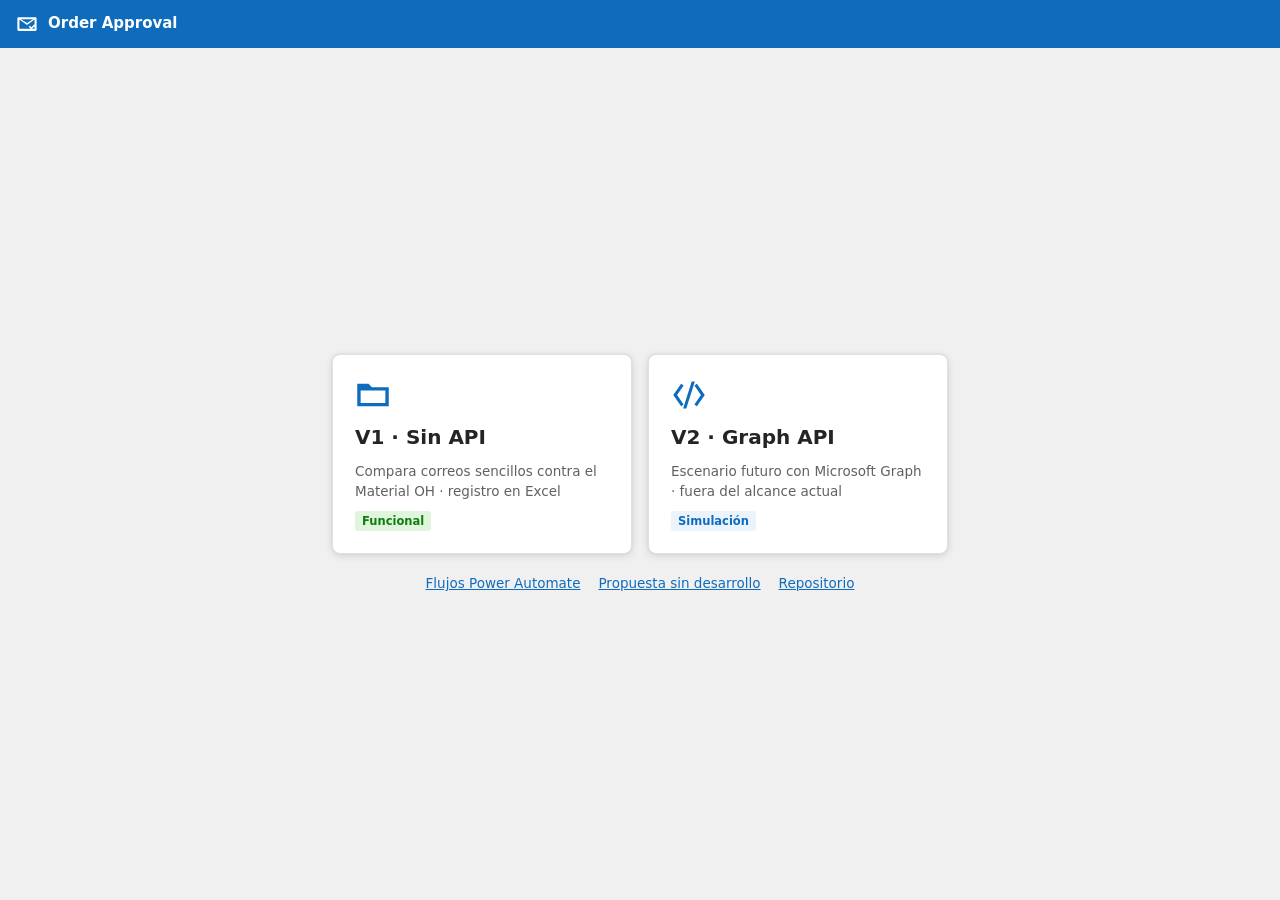
<file: index.html>
<!doctype html>
<html lang="es">
<head>
<meta charset="utf-8">
<meta name="viewport" content="width=device-width, initial-scale=1, viewport-fit=cover">
<title>Order Approval</title>
<meta name="description" content="Order Approval · V1 sin API y V2 con Graph API">
<meta name="theme-color" content="#0F6CBD">
<link rel="manifest" href="manifest.webmanifest">
<link rel="icon" href="icons/icon.svg" type="image/svg+xml">
<link rel="apple-touch-icon" href="icons/icon-192.png">
<link rel="stylesheet" href="assets/app.css">
</head>
<body>
<div class="launch">
  <header class="appbar">
    <div class="brand"><svg viewBox="0 0 16 16" aria-hidden="true" style="fill:currentColor"><path d="M2 3h12a1 1 0 011 1v8a1 1 0 01-1 1H2a1 1 0 01-1-1V4a1 1 0 011-1zm.5 1.8v6.7h11V4.8L8 8.7zm1-.3L8 7.3l4.5-2.8zM10 9.2l1.2 1.2 2.6-2.6.8.8-3.4 3.4-2-2z"/></svg><span class="name">Order Approval</span></div>
  </header>
  <main>
    <div style="display:flex;flex-direction:column;gap:20px;align-items:center">
      <div class="choices">
        <a class="choice" href="v1/">
          <svg viewBox="0 0 16 16" aria-hidden="true"><path d="M1 3h5l1.5 1.5H15V13H1zm1.5 3v5.5h11V6z"/></svg>
          <span class="t">V1 · Sin API</span>
          <span class="s">Compara correos sencillos contra el Material OH · registro en Excel</span>
          <span class="cat verde plain" style="align-self:flex-start">Funcional</span>
        </a>
        <a class="choice" href="v2/">
          <svg viewBox="0 0 16 16" aria-hidden="true"><path d="M4.5 3L1 8l3.5 5 1.1-.8L2.7 8l2.9-4.2zm7 0l-1.1.8L13.3 8l-2.9 4.2 1.1.8L15 8zM9.2 2L5.4 14h1.4L10.6 2z"/></svg>
          <span class="t">V2 · Graph API</span>
          <span class="s">Escenario futuro con Microsoft Graph · fuera del alcance actual</span>
          <span class="cat azul plain" style="align-self:flex-start">Simulación</span>
        </a>
      </div>
      <nav style="display:flex;gap:18px;flex-wrap:wrap;justify-content:center;font-size:13.5px">
        <a href="https://github.com/Juander161/OA-JRM/blob/main/docs/FLUJOS_POWER_AUTOMATE.md">Flujos Power Automate</a>
        <a href="https://github.com/Juander161/OA-JRM/blob/main/docs/PROPUESTA_SIN_DESARROLLO.md">Propuesta sin desarrollo</a>
        <a href="https://github.com/Juander161/OA-JRM">Repositorio</a>
      </nav>
    </div>
  </main>
</div>
<script>
if ("serviceWorker" in navigator && /^https?:/.test(location.protocol)) navigator.serviceWorker.register("./sw.js").catch(() => {});
</script>
</body>
</html>
</file>
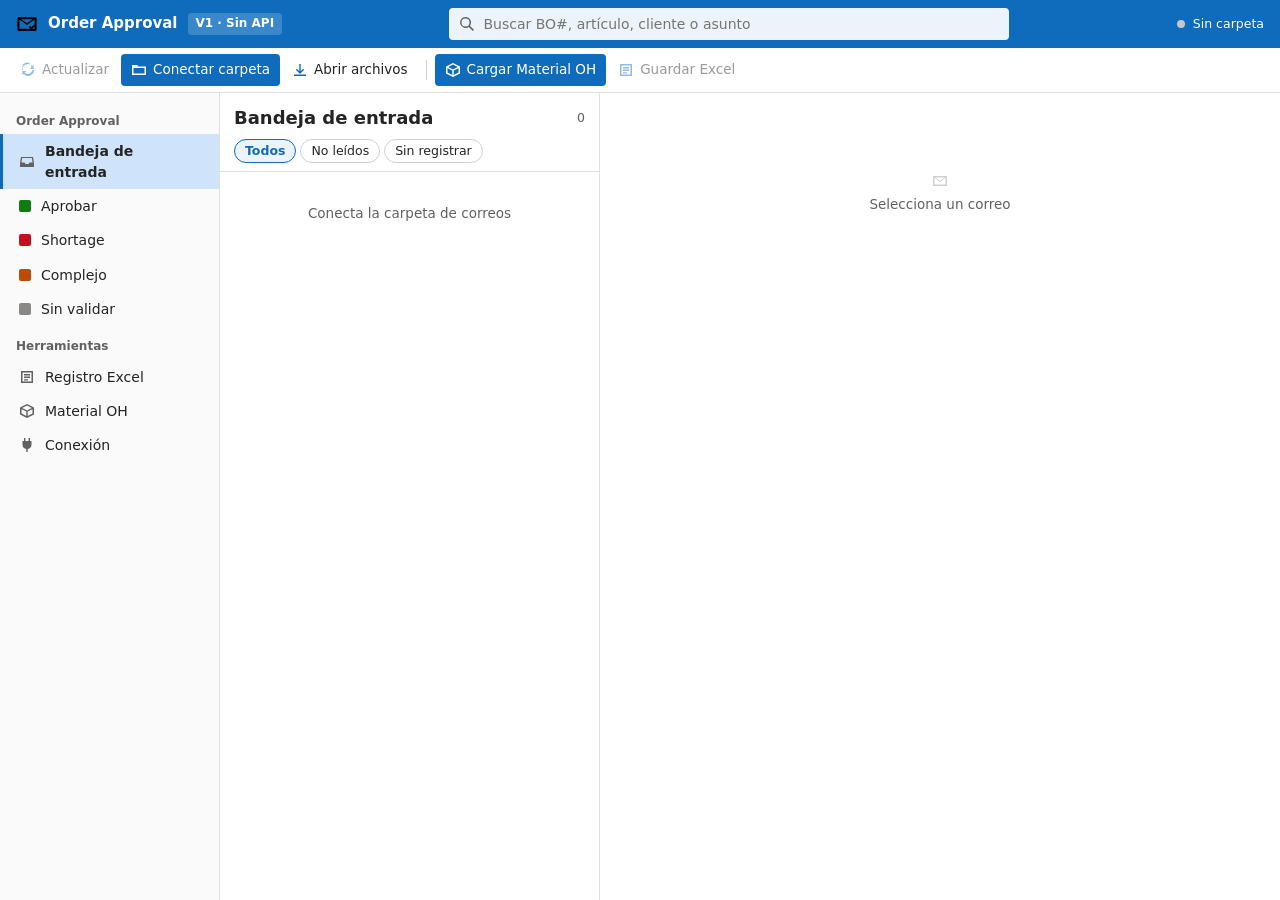
<file: v1/index.html>
<!doctype html>
<html lang="es">
<head>
<meta charset="utf-8">
<meta name="viewport" content="width=device-width, initial-scale=1, viewport-fit=cover">
<title>Order Approval V1</title>
<meta name="description" content="Order Approval · Sin API">
<meta name="theme-color" content="#0F6CBD">
<link rel="manifest" href="manifest.webmanifest">
<link rel="icon" href="../icons/icon.svg" type="image/svg+xml">
<link rel="apple-touch-icon" href="../icons/icon-192.png">
<link rel="stylesheet" href="../assets/app.css">
</head>
<body>
<noscript>Activa JavaScript para usar Order Approval.</noscript>
<script src="../assets/core.js"></script>
<script src="../assets/v1.js"></script>
</body>
</html>
</file>
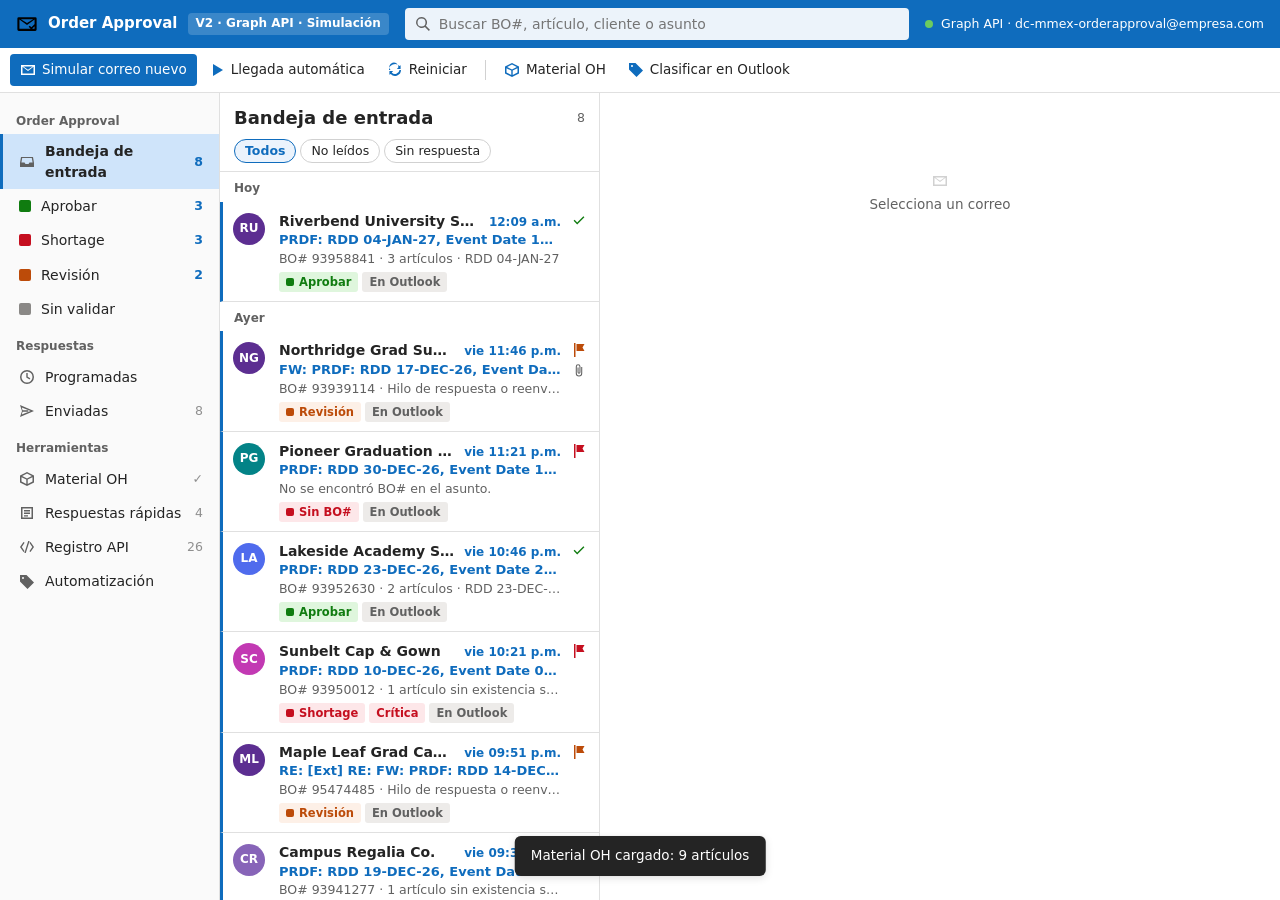
<file: v2/index.html>
<!doctype html>
<html lang="es">
<head>
<meta charset="utf-8">
<meta name="viewport" content="width=device-width, initial-scale=1, viewport-fit=cover">
<title>Order Approval V2</title>
<meta name="description" content="Order Approval · Graph API">
<meta name="theme-color" content="#0F6CBD">
<link rel="manifest" href="manifest.webmanifest">
<link rel="icon" href="../icons/icon.svg" type="image/svg+xml">
<link rel="apple-touch-icon" href="../icons/icon-192.png">
<link rel="stylesheet" href="../assets/app.css">
</head>
<body>
<noscript>Activa JavaScript para usar Order Approval.</noscript>
<script src="../assets/core.js"></script>
<script src="../assets/v2.js"></script>
</body>
</html>
</file>
<file: assets/app.css>
:root{
  --brand:#0F6CBD; --brand-ink:#FFFFFF; --brand-hover:#115EA3; --brand-soft:#EBF3FC; --sel:#CFE4FA;
  --ground:#F0F0F0; --pane:#FFFFFF; --pane-2:#FAFAFA; --hover:#F5F5F5; --line:#E0E0E0; --line-2:#D1D1D1;
  --ink:#242424; --muted:#616161; --faint:#8F8F8F;
  --verde:#107C10; --verde-soft:#DFF6DD; --rojo:#C50F1F; --rojo-soft:#FDE7E9; --naranja:#BC4B09; --naranja-soft:#FDF0E7; --gris:#8A8886; --gris-soft:#EDEBE9;
  --azul:#0F6CBD; --azul-soft:#EBF3FC;
  --shadow:0 2px 8px rgba(0,0,0,.12),0 0 2px rgba(0,0,0,.08);
  --f:"Segoe UI Variable Text","Segoe UI",system-ui,-apple-system,"Helvetica Neue",Arial,sans-serif;
  --f-d:"Segoe UI Variable Display","Segoe UI",system-ui,sans-serif;
  --mono:"Cascadia Mono",Consolas,"SFMono-Regular",Menlo,monospace;
}
@media (prefers-color-scheme:dark){
  :root:not([data-theme="light"]){
    --brand:#2B88D8; --brand-ink:#FFFFFF; --brand-hover:#3A96DD; --brand-soft:#0E2B45; --sel:#0C3B5E;
    --ground:#141414; --pane:#1F1F1F; --pane-2:#242424; --hover:#2B2B2B; --line:#333333; --line-2:#444444;
    --ink:#E6E6E6; --muted:#ADADAD; --faint:#858585;
    --verde:#6CCB5F; --verde-soft:#1B3A1B; --rojo:#F1707B; --rojo-soft:#3F1C20; --naranja:#F7894A; --naranja-soft:#3D2616; --gris:#A19F9D; --gris-soft:#2F2F2F;
    --azul:#62ABF5; --azul-soft:#0E2B45; --shadow:0 2px 10px rgba(0,0,0,.5);
  }
}
:root[data-theme="dark"]{
  --brand:#2B88D8; --brand-ink:#FFFFFF; --brand-hover:#3A96DD; --brand-soft:#0E2B45; --sel:#0C3B5E;
  --ground:#141414; --pane:#1F1F1F; --pane-2:#242424; --hover:#2B2B2B; --line:#333333; --line-2:#444444;
  --ink:#E6E6E6; --muted:#ADADAD; --faint:#858585;
  --verde:#6CCB5F; --verde-soft:#1B3A1B; --rojo:#F1707B; --rojo-soft:#3F1C20; --naranja:#F7894A; --naranja-soft:#3D2616; --gris:#A19F9D; --gris-soft:#2F2F2F;
  --azul:#62ABF5; --azul-soft:#0E2B45; --shadow:0 2px 10px rgba(0,0,0,.5);
}
*{box-sizing:border-box}
html,body{margin:0;height:100%}
body{background:var(--ground);color:var(--ink);font:14px/1.45 var(--f);-webkit-font-smoothing:antialiased}
button,input,select,textarea{font:inherit;color:inherit}
:focus-visible{outline:2px solid var(--brand);outline-offset:1px}
[hidden]{display:none!important}
.mono{font-family:var(--mono);font-variant-numeric:tabular-nums}
.muted{color:var(--muted)}
h1,h2,h3{margin:0;font-family:var(--f-d);text-wrap:balance}
a{color:var(--brand)}

/* ============ Estructura ============ */
.app{height:100vh;height:100dvh;display:grid;grid-template-rows:48px auto minmax(0,1fr)}
.appbar{background:var(--brand);color:var(--brand-ink);display:flex;align-items:center;gap:16px;padding-inline:16px}
.appbar .brand{display:flex;align-items:center;gap:10px;font-weight:600;font-size:15px;white-space:nowrap}
.appbar .brand svg{width:22px;height:22px}
.appbar .ver{font-size:12px;font-weight:600;padding:2px 8px;border-radius:4px;background:rgba(255,255,255,.18)}
.search{flex:1;max-width:560px;margin-inline:auto;position:relative}
.search input{width:100%;height:32px;border:0;border-radius:4px;padding:0 12px 0 34px;background:rgba(255,255,255,.92);color:#242424}
.search svg{position:absolute;left:10px;top:8px;width:16px;height:16px;fill:#616161}
.appbar .status{display:flex;align-items:center;gap:8px;font-size:12.5px;white-space:nowrap}
.dot{width:8px;height:8px;border-radius:50%;background:var(--gris);display:inline-block;flex:none}
.dot.ok{background:#6CCB5F}.dot.warn{background:#F7894A}.dot.off{background:#C8C6C4}

.cmdbar{background:var(--pane);border-bottom:1px solid var(--line);display:flex;align-items:center;gap:2px;padding:6px 10px;overflow-x:auto}
.cmd{display:inline-flex;align-items:center;gap:6px;height:32px;padding:0 10px;border:0;border-radius:4px;background:transparent;cursor:pointer;white-space:nowrap;font-size:13.5px}
.cmd:hover{background:var(--hover)}
.cmd svg{width:16px;height:16px;fill:var(--brand)}
.cmd.primary{background:var(--brand);color:var(--brand-ink)}
.cmd.primary svg{fill:var(--brand-ink)}
.cmd.primary:hover{background:var(--brand-hover)}
.cmd:disabled{opacity:.45;cursor:default}
.sep{width:1px;height:20px;background:var(--line-2);margin-inline:6px;flex:none}
.cmdbar .grow{flex:1}

.main{display:grid;grid-template-columns:220px 380px minmax(0,1fr);min-height:0;gap:0}
.nav{background:var(--pane-2);border-right:1px solid var(--line);overflow-y:auto;padding:8px 0}
.nav .grp{font-size:12px;font-weight:600;color:var(--muted);padding:12px 16px 4px}
.fold{display:flex;align-items:center;gap:10px;width:100%;border:0;background:transparent;padding:7px 16px;cursor:pointer;text-align:left;font-size:14px;border-left:3px solid transparent}
.fold:hover{background:var(--hover)}
.fold[aria-current="true"]{background:var(--sel);border-left-color:var(--brand);font-weight:600}
.fold svg{width:16px;height:16px;fill:var(--muted);flex:none}
.fold .sq{width:12px;height:12px;border-radius:2px;flex:none}
.fold .n{margin-left:auto;font-size:12.5px;color:var(--brand);font-weight:600}
.fold .n.z{color:var(--faint);font-weight:400}

.list{background:var(--pane);border-right:1px solid var(--line);display:flex;flex-direction:column;min-height:0}
.list header{display:flex;align-items:center;justify-content:space-between;gap:8px;padding:12px 14px 8px}
.list header h2{font-size:18px;font-weight:600}
.pills{display:flex;gap:4px;padding:0 14px 8px;flex-wrap:wrap}
.pill-f{border:1px solid var(--line-2);background:transparent;border-radius:999px;padding:2px 10px;font-size:12.5px;cursor:pointer}
.pill-f[aria-pressed="true"]{background:var(--brand-soft);border-color:var(--brand);color:var(--brand);font-weight:600}
.items{overflow-y:auto;flex:1;border-top:1px solid var(--line)}
.day{font-size:12px;font-weight:600;color:var(--muted);padding:8px 14px 4px;background:var(--pane)}
.mi{display:grid;grid-template-columns:36px minmax(0,1fr) auto;gap:0 10px;padding:9px 12px 9px 10px;border-bottom:1px solid var(--line);cursor:pointer;position:relative;border-left:3px solid transparent}
.mi:hover{background:var(--hover)}
.mi[aria-selected="true"]{background:var(--sel)}
.mi.unread{border-left-color:var(--brand)}
.mi .av{width:32px;height:32px;border-radius:50%;display:grid;place-items:center;font-size:12px;font-weight:600;color:#fff;margin-top:2px}
.mi .l1{display:flex;align-items:baseline;gap:8px;min-width:0}
.mi .from{white-space:nowrap;overflow:hidden;text-overflow:ellipsis;flex:1;font-size:14px}
.mi.unread .from{font-weight:600}
.mi .time{font-size:12px;color:var(--muted);white-space:nowrap}
.mi.unread .time{color:var(--brand);font-weight:600}
.mi .subj{white-space:nowrap;overflow:hidden;text-overflow:ellipsis;font-size:13px}
.mi.unread .subj{color:var(--brand);font-weight:600}
.mi .prev{white-space:nowrap;overflow:hidden;text-overflow:ellipsis;font-size:12.5px;color:var(--muted)}
.mi .tags{display:flex;gap:4px;margin-top:4px;flex-wrap:wrap}
.mi .icons{display:flex;flex-direction:column;align-items:center;gap:6px;padding-top:2px}
.flag{width:16px;height:16px}
.flag path{fill:var(--line-2)}
.flag.verde path{fill:var(--verde)}.flag.rojo path{fill:var(--rojo)}.flag.naranja path{fill:var(--naranja)}.flag.gris path{fill:var(--gris)}
.clip{width:14px;height:14px;fill:var(--muted)}
.empty{padding:32px 20px;text-align:center;color:var(--muted);font-size:13.5px}

.cat{display:inline-flex;align-items:center;gap:5px;font-size:11.5px;font-weight:600;padding:1px 7px;border-radius:3px;white-space:nowrap;line-height:18px}
.cat::before{content:"";width:8px;height:8px;border-radius:2px;background:currentColor}
.cat.verde{background:var(--verde-soft);color:var(--verde)}
.cat.rojo{background:var(--rojo-soft);color:var(--rojo)}
.cat.naranja{background:var(--naranja-soft);color:var(--naranja)}
.cat.gris{background:var(--gris-soft);color:var(--muted)}
.cat.azul{background:var(--azul-soft);color:var(--azul)}
.cat.plain::before{display:none}

/* ============ Lectura ============ */
.read{background:var(--pane);overflow-y:auto;min-width:0}
.read-inner{padding:16px 24px 40px;display:flex;flex-direction:column;gap:14px;max-width:1000px}
.read h1{font-size:19px;font-weight:600;line-height:1.3;word-break:break-word}
.hdr{display:grid;grid-template-columns:44px minmax(0,1fr) auto;gap:12px;align-items:start}
.hdr .av{width:40px;height:40px;border-radius:50%;display:grid;place-items:center;font-weight:600;color:#fff}
.hdr .who{font-weight:600}
.hdr .meta{font-size:12.5px;color:var(--muted)}
.acts{display:flex;flex-wrap:wrap;gap:6px}
.btn{display:inline-flex;align-items:center;gap:6px;height:32px;padding:0 12px;border:1px solid var(--line-2);border-radius:4px;background:var(--pane);cursor:pointer;white-space:nowrap;font-size:13.5px}
.btn:hover{background:var(--hover)}
.btn svg{width:16px;height:16px;fill:currentColor}
.btn.primary{background:var(--brand);border-color:var(--brand);color:var(--brand-ink)}
.btn.primary:hover{background:var(--brand-hover)}
.btn.sm{height:26px;padding:0 8px;font-size:12.5px}
.btn.danger{color:var(--rojo)}
.btn:disabled{opacity:.45;cursor:default}
.back{display:none}

.verdict{display:grid;grid-template-columns:6px minmax(0,1fr);border:1px solid var(--line);border-radius:6px;overflow:hidden}
.verdict .bar{background:var(--gris)}
.verdict.verde .bar{background:var(--verde)}.verdict.rojo .bar{background:var(--rojo)}.verdict.naranja .bar{background:var(--naranja)}
.verdict .in{padding:12px 16px;display:flex;flex-direction:column;gap:10px}
.verdict .top{display:flex;flex-wrap:wrap;align-items:center;gap:8px 12px}
.verdict .big{font-family:var(--f-d);font-size:17px;font-weight:600}
.verdict.verde .big{color:var(--verde)}.verdict.rojo .big{color:var(--rojo)}.verdict.naranja .big{color:var(--naranja)}
.kv{display:grid;grid-template-columns:repeat(auto-fill,minmax(140px,1fr));gap:8px 16px}
.kv div{display:flex;flex-direction:column;min-width:0}
.kv .k{font-size:11.5px;color:var(--muted)}
.kv .v{font-family:var(--mono);font-size:13px;word-break:break-word}
.reasons{margin:0;padding-left:18px;font-size:13px;color:var(--muted)}

.tw{overflow-x:auto;border:1px solid var(--line);border-radius:6px}
table{border-collapse:collapse;width:100%;font-size:13px}
th{text-align:left;font-weight:600;font-size:12px;color:var(--muted);padding:7px 10px;background:var(--pane-2);border-bottom:1px solid var(--line);white-space:nowrap}
td{padding:7px 10px;border-bottom:1px solid var(--line);vertical-align:top}
tr:last-child td{border-bottom:0}
td.num,th.num{text-align:right;font-family:var(--mono);font-variant-numeric:tabular-nums;white-space:nowrap}
td.neg{color:var(--rojo);font-weight:600}
tr.hl td{background:var(--rojo-soft)}

details.orig{border:1px solid var(--line);border-radius:6px}
details.orig summary{cursor:pointer;padding:8px 12px;font-size:13px;color:var(--muted)}
.body-txt{white-space:pre-wrap;word-break:break-word;font-family:var(--mono);font-size:12.5px;padding:10px 12px;border-top:1px solid var(--line);max-height:420px;overflow:auto}

/* Composer */
.composer{border:1px solid var(--brand);border-radius:6px;display:flex;flex-direction:column;box-shadow:var(--shadow)}
.composer .row{display:grid;grid-template-columns:80px minmax(0,1fr);align-items:center;border-bottom:1px solid var(--line);min-height:36px}
.composer .row label{font-size:12.5px;color:var(--muted);padding-left:12px}
.composer input,.composer select{border:0;background:transparent;padding:6px 10px;width:100%;min-width:0}
.composer textarea{border:0;background:transparent;padding:10px 12px;min-height:160px;resize:vertical;width:100%;font-size:13.5px}
.composer .foot{display:flex;flex-wrap:wrap;gap:8px;align-items:center;padding:8px 10px;border-top:1px solid var(--line);background:var(--pane-2)}
.composer .foot .grow{flex:1}
.composer input[type="datetime-local"]{border:1px solid var(--line-2);border-radius:4px;width:auto;height:30px}

/* ============ Vistas completas ============ */
.view{grid-column:2 / 4;background:var(--pane);overflow-y:auto;min-width:0}
.view-inner{padding:18px 24px 48px;display:flex;flex-direction:column;gap:16px;max-width:1180px}
.view h2{font-size:20px;font-weight:600}
.card{border:1px solid var(--line);border-radius:6px;background:var(--pane)}
.card>.ch{display:flex;flex-wrap:wrap;align-items:center;justify-content:space-between;gap:8px;padding:10px 14px;border-bottom:1px solid var(--line)}
.card>.ch h3{font-size:14px;font-weight:600}
.card>.cb{padding:12px 14px;display:flex;flex-direction:column;gap:10px}
.fields{display:grid;grid-template-columns:repeat(auto-fill,minmax(190px,1fr));gap:10px 14px}
.fld{display:flex;flex-direction:column;gap:4px;min-width:0}
.fld label,.lbl{font-size:12px;color:var(--muted);font-weight:600}
.inp,select.inp,textarea.inp{height:32px;border:1px solid var(--line-2);border-radius:4px;background:var(--pane);padding:0 10px;width:100%;min-width:0}
textarea.inp{height:auto;min-height:110px;padding:8px 10px;resize:vertical;font-family:var(--mono);font-size:12.5px}
.seg{display:inline-flex;border:1px solid var(--line-2);border-radius:4px;overflow:hidden;flex-wrap:wrap}
.seg button{border:0;background:var(--pane);padding:5px 12px;cursor:pointer;font-size:13px;border-right:1px solid var(--line-2)}
.seg button:last-child{border-right:0}
.seg button[aria-pressed="true"]{background:var(--brand);color:var(--brand-ink)}
.chk{display:inline-flex;align-items:center;gap:6px;font-size:13.5px;cursor:pointer}
.stats{display:flex;flex-wrap:wrap;gap:8px 20px;font-size:13px}
.stats b{font-family:var(--mono);font-weight:600}
.note{margin:10px 0;padding:8px 12px;border-radius:4px;font-size:13px;background:var(--naranja-soft);border-left:3px solid var(--naranja)}
.note.ok{background:var(--azul-soft);border-left-color:var(--azul)}
.drop{border:1.5px dashed var(--line-2);border-radius:6px;padding:14px;display:flex;flex-wrap:wrap;align-items:center;justify-content:space-between;gap:10px}
.drop.over{border-color:var(--brand);background:var(--brand-soft)}
.colhead{display:inline-flex;align-items:center;gap:4px}
.colhead .tag{font-size:10.5px;font-weight:700;padding:0 5px;border-radius:3px;background:var(--brand);color:var(--brand-ink)}
.tpl{display:grid;grid-template-columns:minmax(0,220px) minmax(0,1fr);gap:0;border:1px solid var(--line);border-radius:6px;overflow:hidden;min-height:340px}
.tpl .tl{border-right:1px solid var(--line);background:var(--pane-2);display:flex;flex-direction:column}
.tpl .tl button{border:0;background:transparent;text-align:left;padding:9px 12px;cursor:pointer;border-bottom:1px solid var(--line);display:flex;align-items:center;gap:8px}
.tpl .tl button[aria-current="true"]{background:var(--sel);font-weight:600}
.tpl .te{padding:12px 14px;display:flex;flex-direction:column;gap:10px}
.vars{display:flex;flex-wrap:wrap;gap:4px}
.vars button{font-family:var(--mono);font-size:12px;border:1px solid var(--line-2);background:var(--pane-2);border-radius:3px;padding:1px 6px;cursor:pointer}
.log{font-family:var(--mono);font-size:12px;list-style:none;margin:0;padding:0}
.log li{display:grid;grid-template-columns:70px 64px minmax(0,1fr);gap:10px;padding:6px 14px;border-bottom:1px solid var(--line);align-items:start}
.log .m{font-weight:600}
.log .m.GET{color:var(--verde)}.log .m.POST{color:var(--azul)}.log .m.PATCH{color:var(--naranja)}
.log pre{margin:4px 0 0;white-space:pre-wrap;word-break:break-word;color:var(--muted)}

.toast{position:fixed;left:50%;bottom:24px;transform:translateX(-50%);background:#242424;color:#fff;padding:10px 16px;border-radius:6px;box-shadow:var(--shadow);z-index:50;font-size:13.5px;max-width:calc(100vw - 32px)}

/* ============ Lanzador ============ */
.launch{min-height:100vh;min-height:100dvh;display:grid;grid-template-rows:48px 1fr}
.launch main{display:grid;place-items:center;padding:24px 16px}
.choices{display:grid;grid-template-columns:repeat(2,minmax(0,300px));gap:16px}
.choice{display:flex;flex-direction:column;gap:10px;padding:22px;border:1px solid var(--line);border-radius:8px;background:var(--pane);color:inherit;text-decoration:none;box-shadow:var(--shadow)}
.choice:hover{border-color:var(--brand)}
.choice .t{font-family:var(--f-d);font-size:20px;font-weight:600}
.choice .s{font-size:13.5px;color:var(--muted)}
.choice svg{width:36px;height:36px;fill:var(--brand)}

/* ============ Responsivo ============ */
@media (max-width:1180px){ .main{grid-template-columns:180px 330px minmax(0,1fr)} }
@media (max-width:960px){
  .main{grid-template-columns:minmax(0,1fr) minmax(0,1.3fr)}
  .nav{grid-column:1 / -1;display:flex;overflow-x:auto;padding:0;border-right:0;border-bottom:1px solid var(--line)}
  .nav .grp{display:none}
  .fold{width:auto;white-space:nowrap;border-left:0;border-bottom:3px solid transparent;padding:9px 12px}
  .fold[aria-current="true"]{border-bottom-color:var(--brand)}
  .main{grid-template-rows:auto minmax(0,1fr)}
  .view{grid-column:1 / -1}
  .appbar .status span.txt{display:none}
}
@media (max-width:720px){
  .appbar{gap:10px;padding-inline:12px}
  .appbar .brand .name{display:none}
  .main{grid-template-columns:minmax(0,1fr)}
  .main.reading .list{display:none}
  .main:not(.reading) .read{display:none}
  .back{display:inline-flex}
  .read-inner,.view-inner{padding-inline:16px}
  .choices{grid-template-columns:minmax(0,1fr)}
  .tpl{grid-template-columns:minmax(0,1fr)}
  .tpl .tl{border-right:0;border-bottom:1px solid var(--line)}
}
@media (prefers-reduced-motion:reduce){*{transition:none!important;animation:none!important}}
</file>
